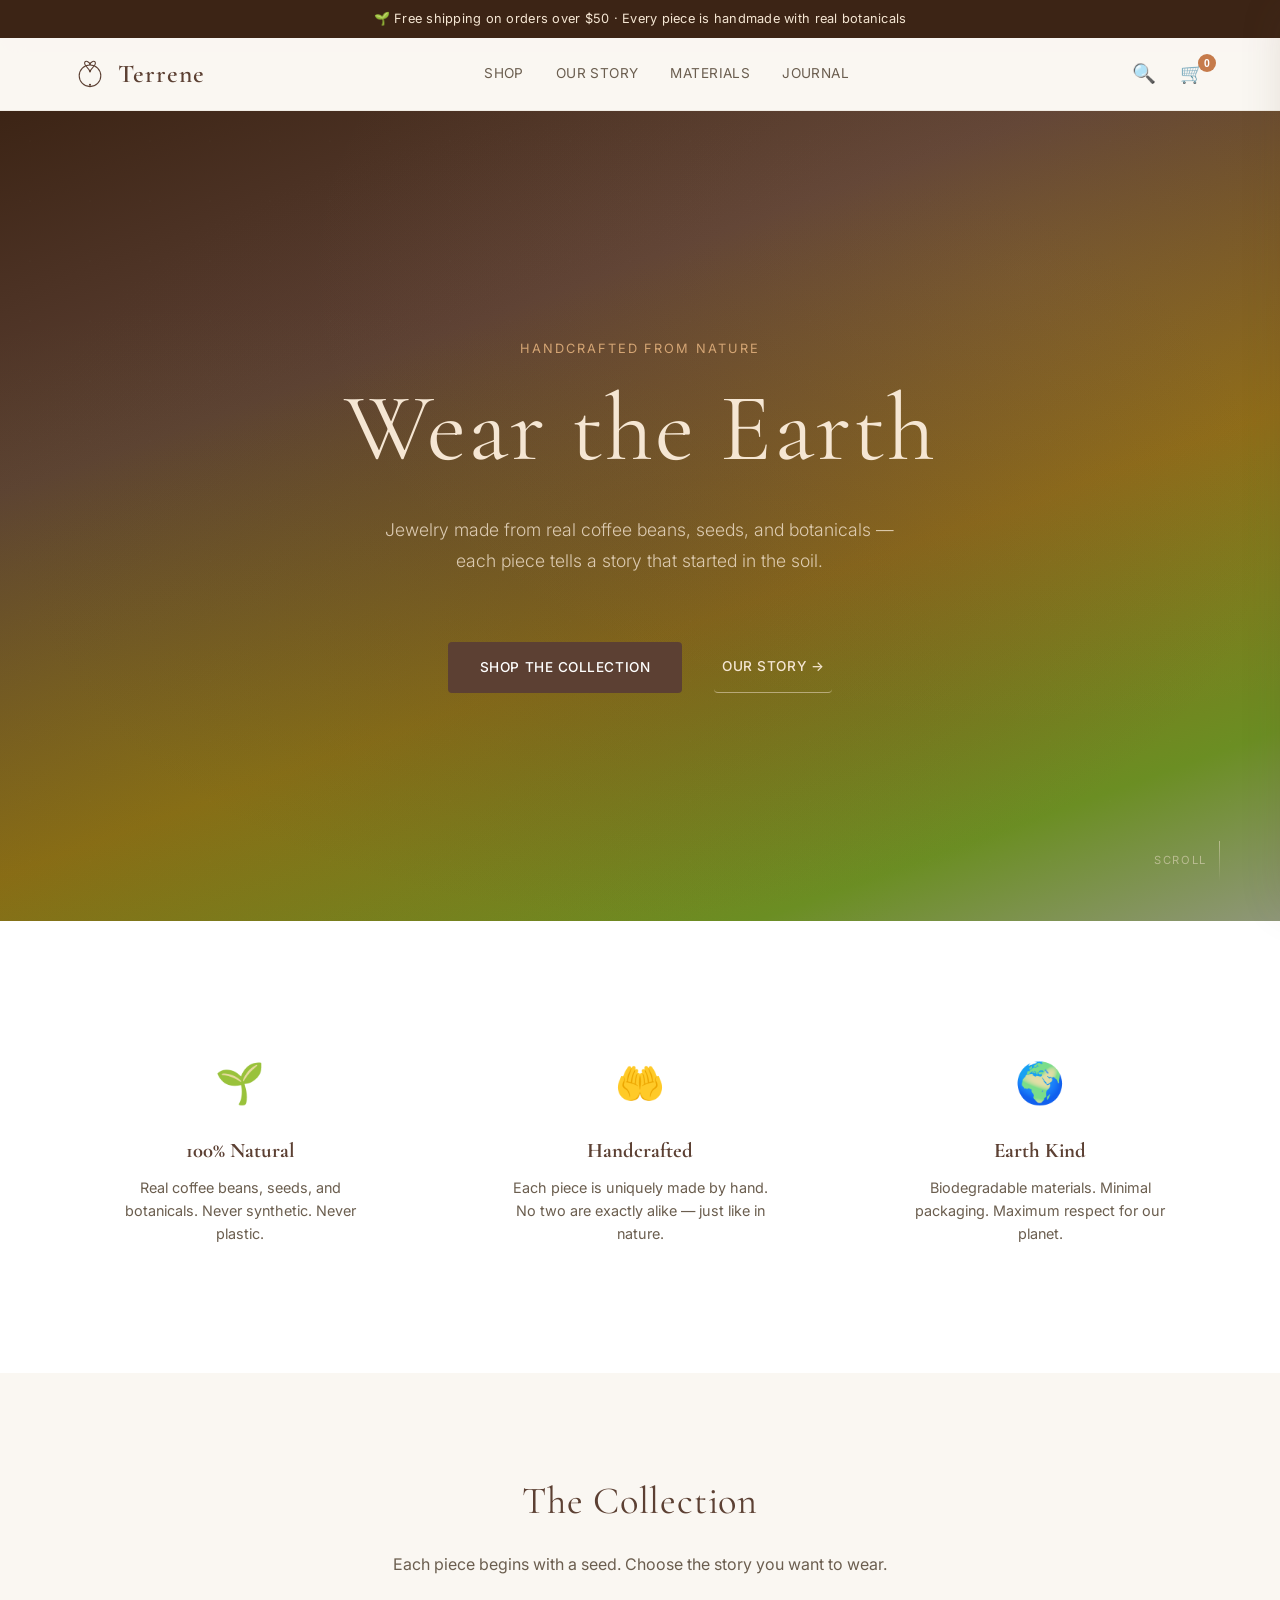
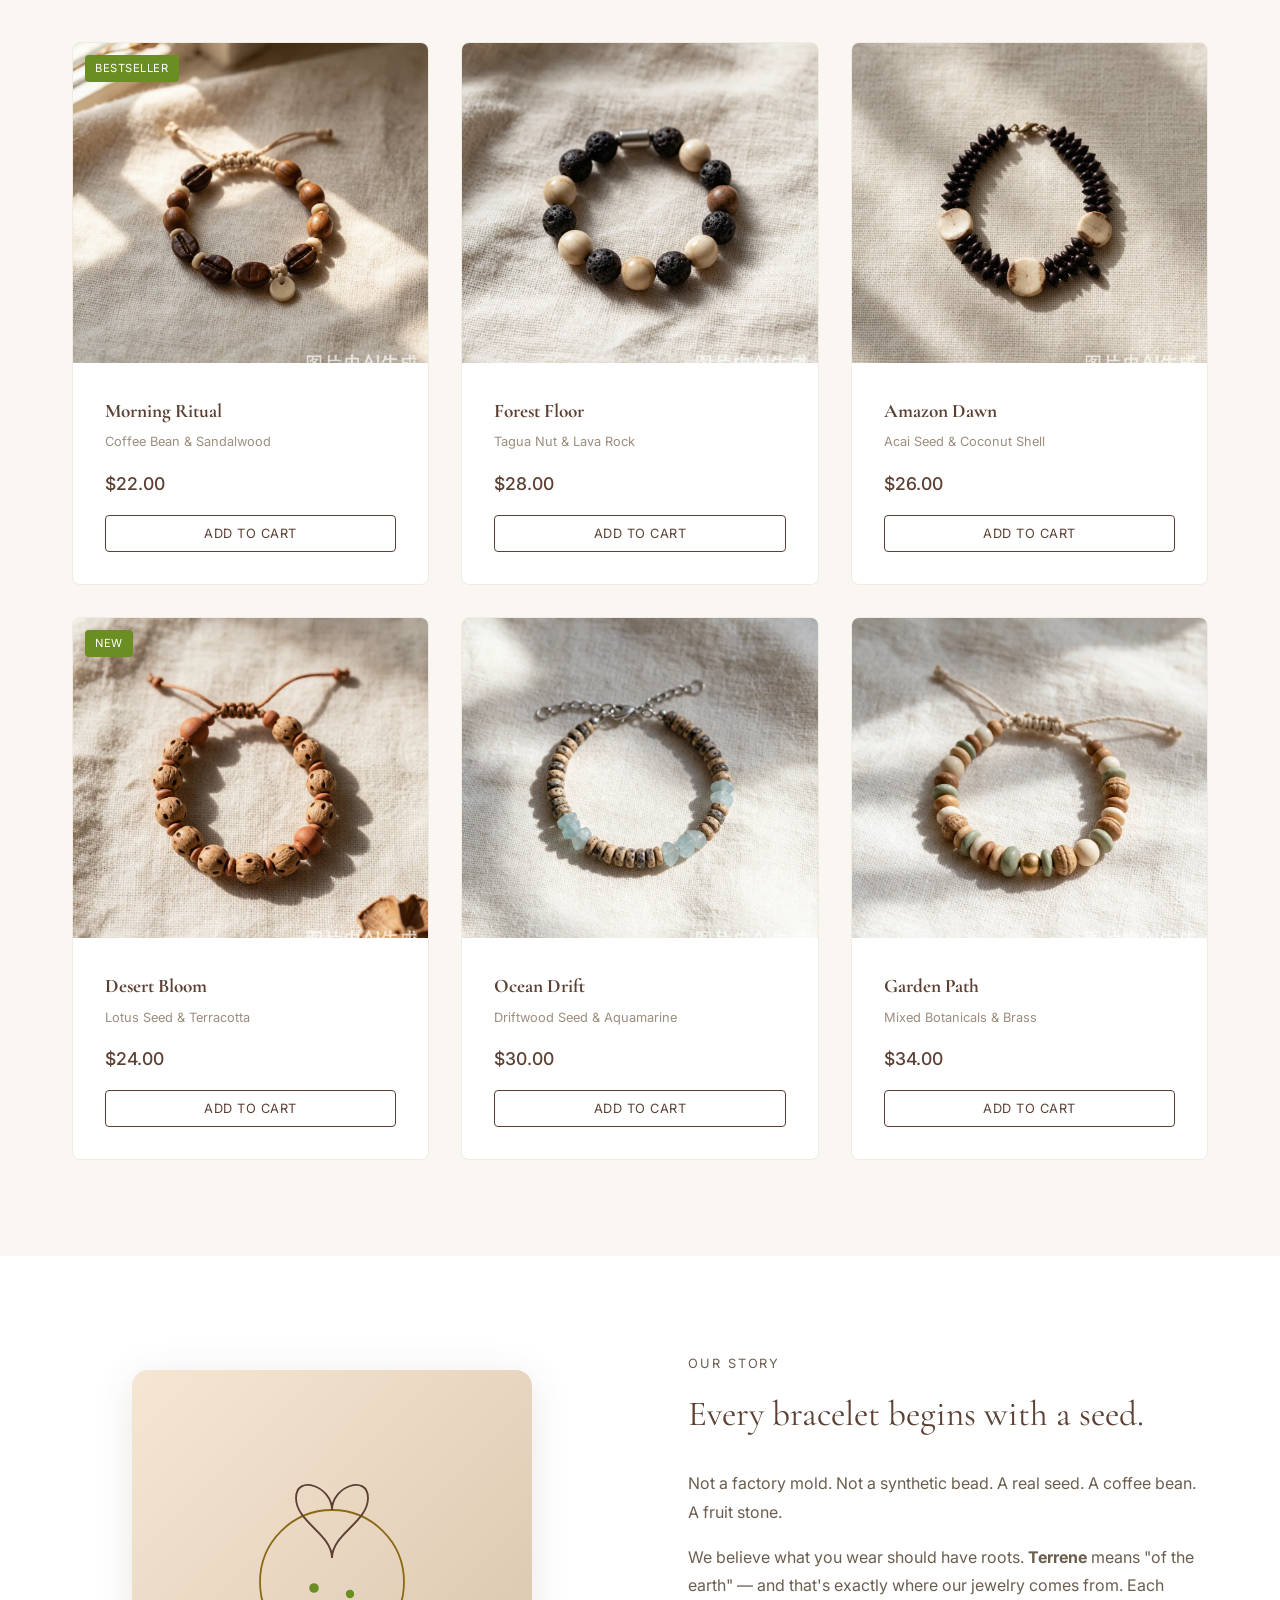
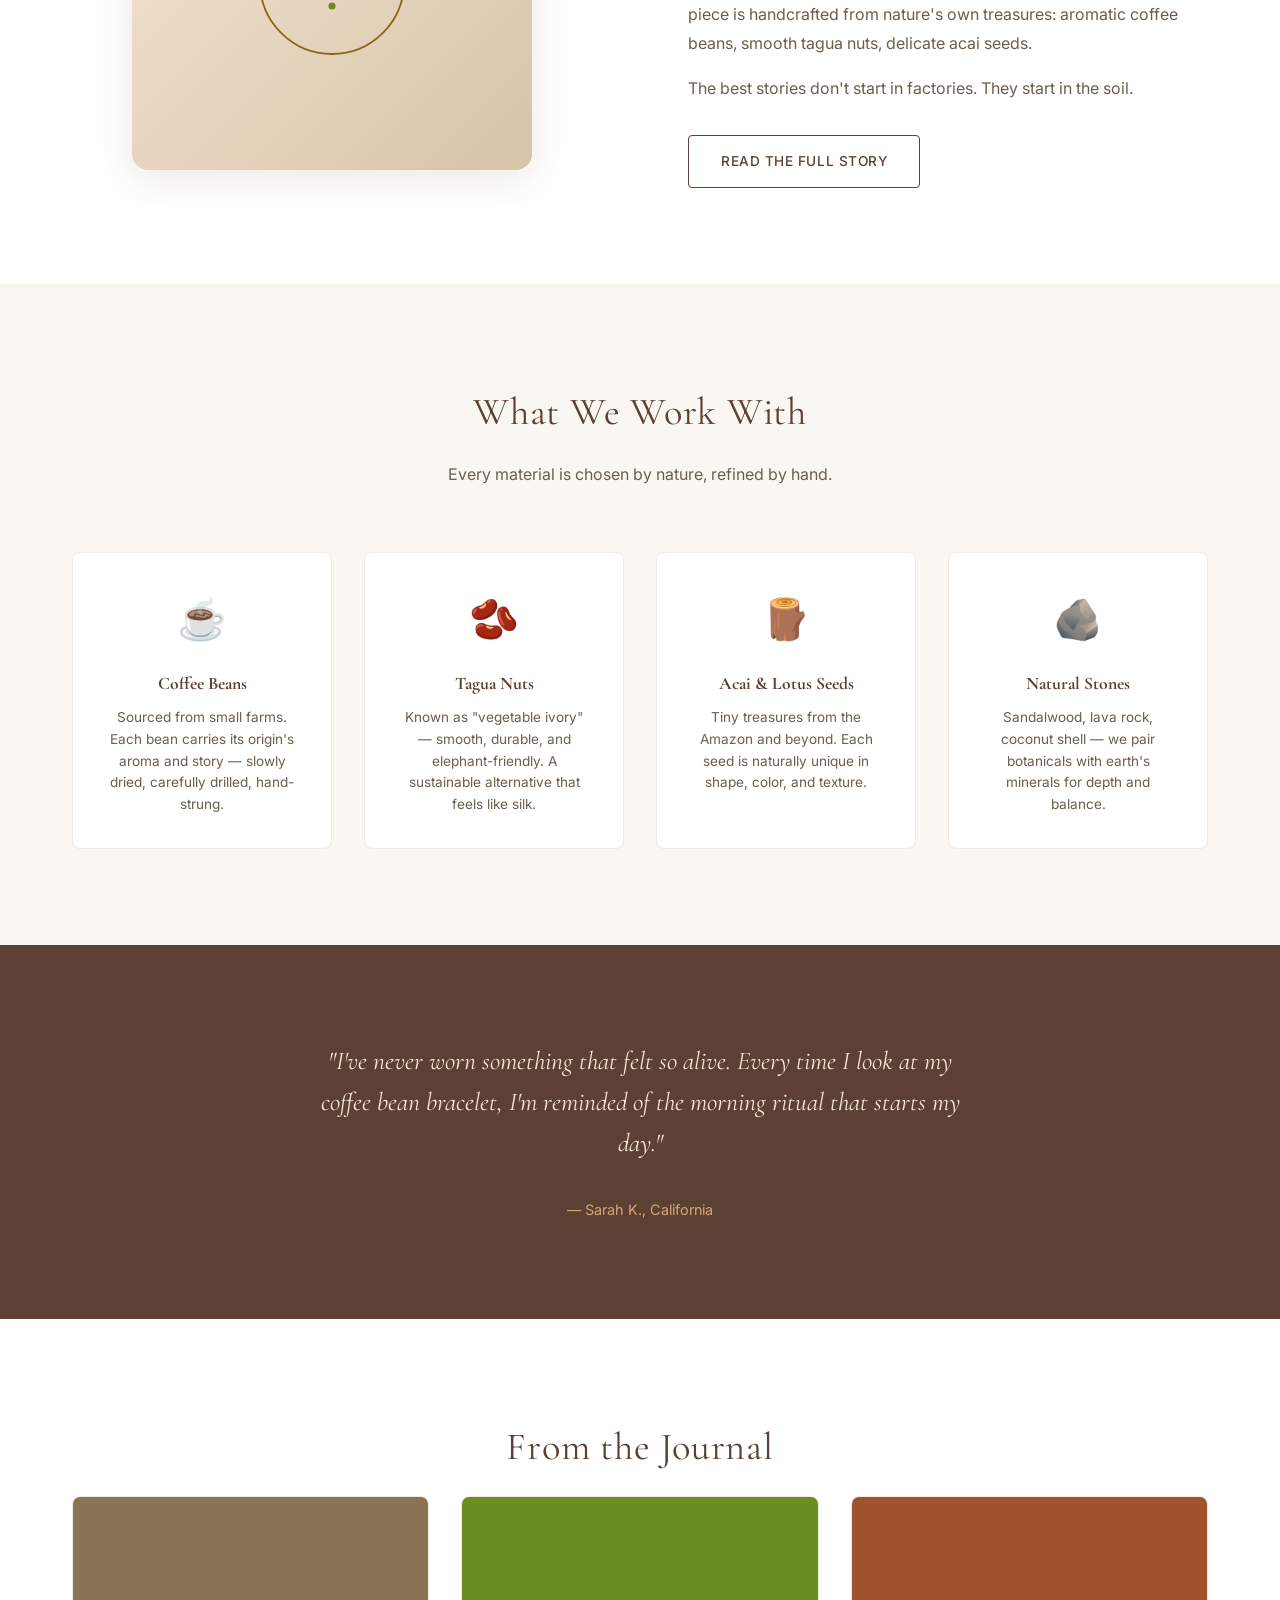
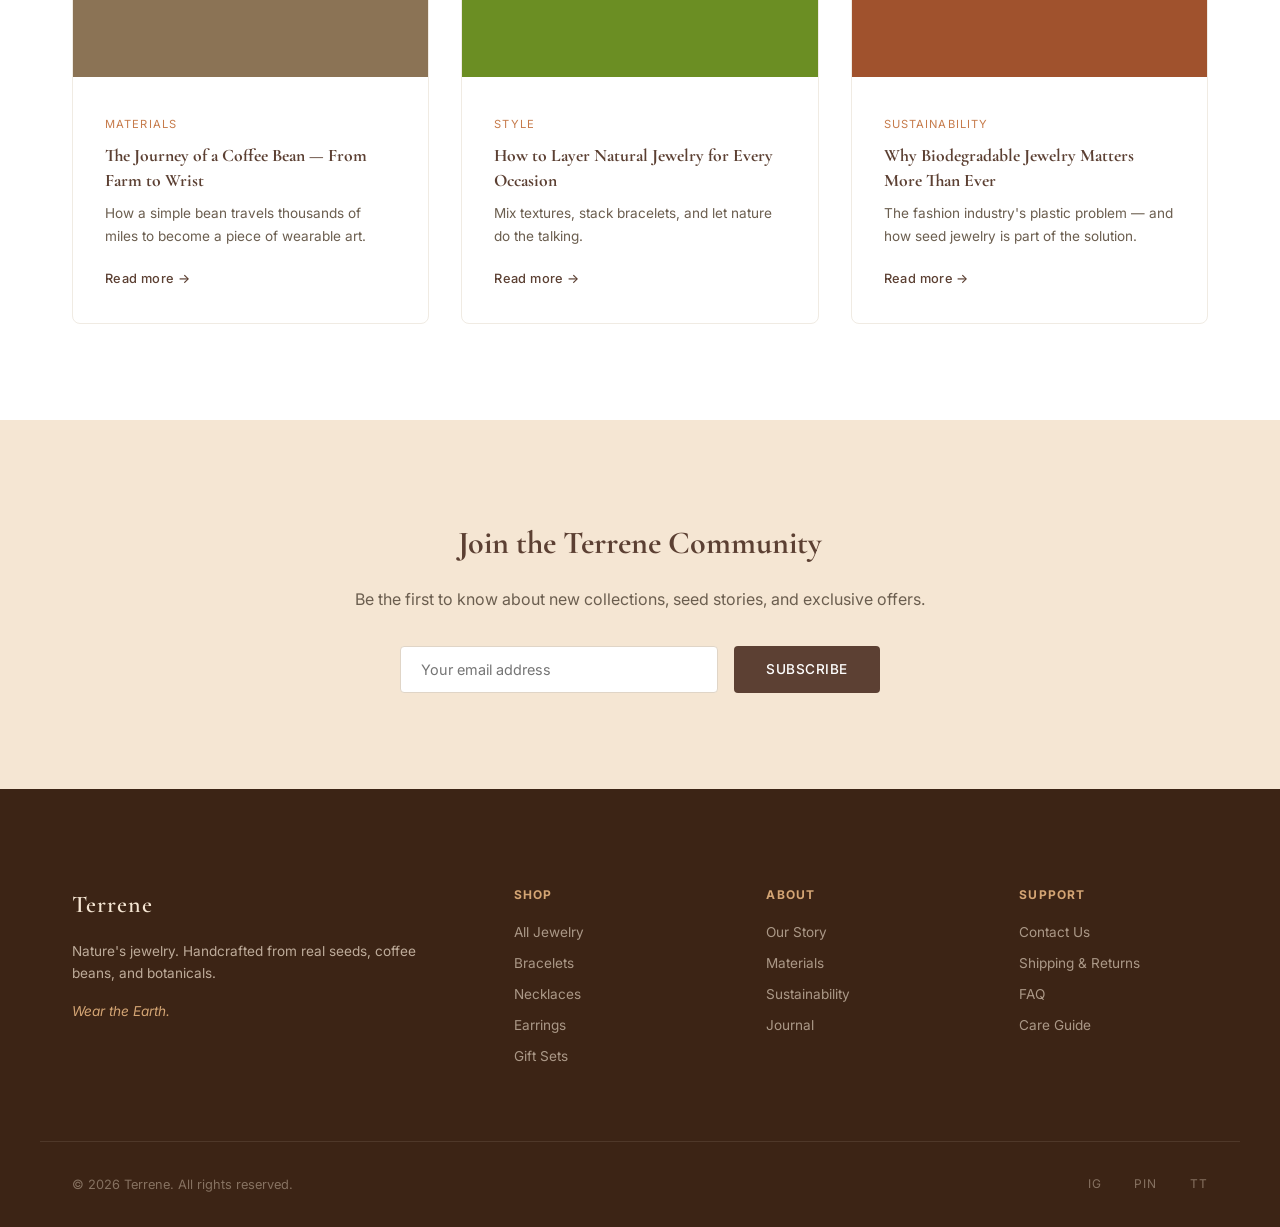
<file: index.html>
<!DOCTYPE html>
<html lang="en">
<head>
  <meta charset="UTF-8">
  <meta name="viewport" content="width=device-width, initial-scale=1.0">
  <title>Terrene — Wear the Earth</title>
  <meta name="description" content="Nature's jewelry. Handcrafted from real seeds, coffee beans, and botanicals. Wear the Earth.">
  <link rel="stylesheet" href="styles.css">
  <link rel="preconnect" href="https://fonts.googleapis.com">
  <link rel="preconnect" href="https://fonts.gstatic.com" crossorigin>
  <link href="https://fonts.googleapis.com/css2?family=Cormorant+Garamond:ital,wght@0,400;0,600;1,400&family=Inter:wght@300;400;500&display=swap" rel="stylesheet">
</head>
<body>

  <!-- Announcement Bar -->
  <div class="announcement-bar">
    <span>🌱 Free shipping on orders over $50 · Every piece is handmade with real botanicals</span>
  </div>

  <!-- Header -->
  <header class="header">
    <div class="container header-inner">
      <a href="/" class="logo">
        <svg class="logo-icon" viewBox="0 0 40 40" xmlns="http://www.w3.org/2000/svg">
          <circle cx="20" cy="22" r="12" fill="none" stroke="currentColor" stroke-width="1.2"/>
          <path d="M20 10 C20 6, 14 4, 14 8 C14 12, 20 14, 20 18" fill="none" stroke="currentColor" stroke-width="1.2"/>
          <path d="M20 10 C20 6, 26 4, 26 8 C26 12, 20 14, 20 18" fill="none" stroke="currentColor" stroke-width="1.2"/>
          <circle cx="20" cy="32" r="1.2" fill="currentColor"/>
        </svg>
        <span class="logo-text">Terrene</span>
      </a>
      <nav class="nav">
        <a href="#shop">Shop</a>
        <a href="#story">Our Story</a>
        <a href="#materials">Materials</a>
        <a href="#journal">Journal</a>
      </nav>
      <div class="nav-actions">
        <button class="icon-btn" aria-label="Search">🔍</button>
        <button class="icon-btn" aria-label="Cart" id="cart-btn">
          🛒
          <span class="cart-count" id="cart-count">0</span>
        </button>
      </div>
    </div>
  </header>

  <main>

    <!-- Hero Section -->
    <section class="hero">
      <div class="hero-overlay"></div>
      <div class="container hero-content">
        <p class="hero-eyebrow">Handcrafted from nature</p>
        <h1 class="hero-title">Wear the Earth</h1>
        <p class="hero-subtitle">Jewelry made from real coffee beans, seeds, and botanicals — each piece tells a story that started in the soil.</p>
        <div class="hero-cta">
          <a href="#shop" class="btn btn-primary">Shop the Collection</a>
          <a href="#story" class="btn btn-ghost">Our Story →</a>
        </div>
      </div>
      <div class="hero-scroll">
        <span>Scroll</span>
        <div class="scroll-line"></div>
      </div>
    </section>

    <!-- Value Props -->
    <section class="values">
      <div class="container">
        <div class="values-grid">
          <div class="value-card">
            <div class="value-icon">🌱</div>
            <h3>100% Natural</h3>
            <p>Real coffee beans, seeds, and botanicals. Never synthetic. Never plastic.</p>
          </div>
          <div class="value-card">
            <div class="value-icon">🤲</div>
            <h3>Handcrafted</h3>
            <p>Each piece is uniquely made by hand. No two are exactly alike — just like in nature.</p>
          </div>
          <div class="value-card">
            <div class="value-icon">🌍</div>
            <h3>Earth Kind</h3>
            <p>Biodegradable materials. Minimal packaging. Maximum respect for our planet.</p>
          </div>
        </div>
      </div>
    </section>

    <!-- Featured Products -->
    <section class="products" id="shop">
      <div class="container">
        <h2 class="section-title">The Collection</h2>
        <p class="section-subtitle">Each piece begins with a seed. Choose the story you want to wear.</p>

        <div class="product-grid" id="product-grid">
          <!-- JS populated -->
        </div>
      </div>
    </section>

    <!-- Brand Story -->
    <section class="story" id="story">
      <div class="container story-grid">
        <div class="story-image">
          <div class="story-placeholder">
            <svg viewBox="0 0 200 200" xmlns="http://www.w3.org/2000/svg">
              <circle cx="100" cy="110" r="60" fill="none" stroke="#8B6914" stroke-width="1.5"/>
              <path d="M100 50 C100 30, 70 20, 70 40 C70 60, 100 70, 100 90" fill="none" stroke="#5C4033" stroke-width="1.5"/>
              <path d="M100 50 C100 30, 130 20, 130 40 C130 60, 100 70, 100 90" fill="none" stroke="#5C4033" stroke-width="1.5"/>
              <circle cx="85" cy="115" r="4" fill="#6B8E23"/>
              <circle cx="115" cy="120" r="3.5" fill="#6B8E23"/>
              <circle cx="100" cy="130" r="3" fill="#6B8E23"/>
            </svg>
          </div>
        </div>
        <div class="story-text">
          <p class="story-eyebrow">Our Story</p>
          <h2 class="story-title">Every bracelet begins with a seed.</h2>
          <p>Not a factory mold. Not a synthetic bead. A real seed. A coffee bean. A fruit stone.</p>
          <p>We believe what you wear should have roots. <strong>Terrene</strong> means "of the earth" — and that's exactly where our jewelry comes from. Each piece is handcrafted from nature's own treasures: aromatic coffee beans, smooth tagua nuts, delicate acai seeds.</p>
          <p>The best stories don't start in factories. They start in the soil.</p>
          <a href="#" class="btn btn-outline">Read the Full Story</a>
        </div>
      </div>
    </section>

    <!-- Materials -->
    <section class="materials" id="materials">
      <div class="container">
        <h2 class="section-title">What We Work With</h2>
        <p class="section-subtitle">Every material is chosen by nature, refined by hand.</p>
        <div class="materials-grid">
          <div class="material-card">
            <div class="material-emoji">☕</div>
            <h3>Coffee Beans</h3>
            <p>Sourced from small farms. Each bean carries its origin's aroma and story — slowly dried, carefully drilled, hand-strung.</p>
          </div>
          <div class="material-card">
            <div class="material-emoji">🫘</div>
            <h3>Tagua Nuts</h3>
            <p>Known as "vegetable ivory" — smooth, durable, and elephant-friendly. A sustainable alternative that feels like silk.</p>
          </div>
          <div class="material-card">
            <div class="material-emoji">🪵</div>
            <h3>Acai & Lotus Seeds</h3>
            <p>Tiny treasures from the Amazon and beyond. Each seed is naturally unique in shape, color, and texture.</p>
          </div>
          <div class="material-card">
            <div class="material-emoji">🪨</div>
            <h3>Natural Stones</h3>
            <p>Sandalwood, lava rock, coconut shell — we pair botanicals with earth's minerals for depth and balance.</p>
          </div>
        </div>
      </div>
    </section>

    <!-- Testimonial -->
    <section class="testimonial">
      <div class="container">
        <blockquote>
          <p>"I've never worn something that felt so alive. Every time I look at my coffee bean bracelet, I'm reminded of the morning ritual that starts my day."</p>
          <cite>— Sarah K., California</cite>
        </blockquote>
      </div>
    </section>

    <!-- Instagram / Journal -->
    <section class="journal" id="journal">
      <div class="container">
        <h2 class="section-title">From the Journal</h2>
        <div class="journal-grid">
          <article class="journal-card">
            <div class="journal-image" style="background: #8B7355;"></div>
            <div class="journal-text">
              <span class="journal-tag">Materials</span>
              <h3>The Journey of a Coffee Bean — From Farm to Wrist</h3>
              <p>How a simple bean travels thousands of miles to become a piece of wearable art.</p>
              <a href="#">Read more →</a>
            </div>
          </article>
          <article class="journal-card">
            <div class="journal-image" style="background: #6B8E23;"></div>
            <div class="journal-text">
              <span class="journal-tag">Style</span>
              <h3>How to Layer Natural Jewelry for Every Occasion</h3>
              <p>Mix textures, stack bracelets, and let nature do the talking.</p>
              <a href="#">Read more →</a>
            </div>
          </article>
          <article class="journal-card">
            <div class="journal-image" style="background: #A0522D;"></div>
            <div class="journal-text">
              <span class="journal-tag">Sustainability</span>
              <h3>Why Biodegradable Jewelry Matters More Than Ever</h3>
              <p>The fashion industry's plastic problem — and how seed jewelry is part of the solution.</p>
              <a href="#">Read more →</a>
            </div>
          </article>
        </div>
      </div>
    </section>

    <!-- Newsletter -->
    <section class="newsletter">
      <div class="container">
        <h2>Join the Terrene Community</h2>
        <p>Be the first to know about new collections, seed stories, and exclusive offers.</p>
        <form class="newsletter-form">
          <input type="email" placeholder="Your email address" required>
          <button type="submit" class="btn btn-primary">Subscribe</button>
        </form>
      </div>
    </section>

  </main>

  <!-- Footer -->
  <footer class="footer">
    <div class="container footer-grid">
      <div class="footer-brand">
        <span class="logo-text">Terrene</span>
        <p>Nature's jewelry. Handcrafted from real seeds, coffee beans, and botanicals.</p>
        <p class="footer-tagline">Wear the Earth.</p>
      </div>
      <div class="footer-links">
        <h4>Shop</h4>
        <a href="#">All Jewelry</a>
        <a href="#">Bracelets</a>
        <a href="#">Necklaces</a>
        <a href="#">Earrings</a>
        <a href="#">Gift Sets</a>
      </div>
      <div class="footer-links">
        <h4>About</h4>
        <a href="#">Our Story</a>
        <a href="#">Materials</a>
        <a href="#">Sustainability</a>
        <a href="#">Journal</a>
      </div>
      <div class="footer-links">
        <h4>Support</h4>
        <a href="#">Contact Us</a>
        <a href="#">Shipping & Returns</a>
        <a href="#">FAQ</a>
        <a href="#">Care Guide</a>
      </div>
    </div>
    <div class="container footer-bottom">
      <p>&copy; 2026 Terrene. All rights reserved.</p>
      <div class="footer-social">
        <a href="#" aria-label="Instagram">IG</a>
        <a href="#" aria-label="Pinterest">PIN</a>
        <a href="#" aria-label="TikTok">TT</a>
      </div>
    </div>
  </footer>

  <!-- Cart Sidebar -->
  <div class="cart-overlay" id="cart-overlay"></div>
  <aside class="cart-sidebar" id="cart-sidebar">
    <div class="cart-header">
      <h3>Your Cart</h3>
      <button class="icon-btn" id="cart-close">✕</button>
    </div>
    <div class="cart-items" id="cart-items">
      <p class="cart-empty">Your cart is empty. <br>Find something you love from the earth.</p>
    </div>
    <div class="cart-footer" id="cart-footer" style="display:none;">
      <div class="cart-total">
        <span>Total</span>
        <span id="cart-total-price">$0.00</span>
      </div>
      <div id="paypal-button-container"></div>
      <button class="btn btn-primary btn-block" id="checkout-fallback" style="display:none;">Checkout via PayPal</button>
      <p class="checkout-note">🔒 Secure checkout via PayPal · No account needed</p>
    </div>
  </aside>

  <script src="https://www.paypal.com/sdk/js?client-id=AZBHmI4Dd2C38fX05GgBwP5ar7pooLJ3kbbKfvloXMPkipkqy6OuvO-WI5j_RGrb_WlTW0MSbIrz-1dz&currency=USD"></script>
  <script src="supabase.js"></script>
  <script src="app.js"></script>
</body>
</html>
</file>
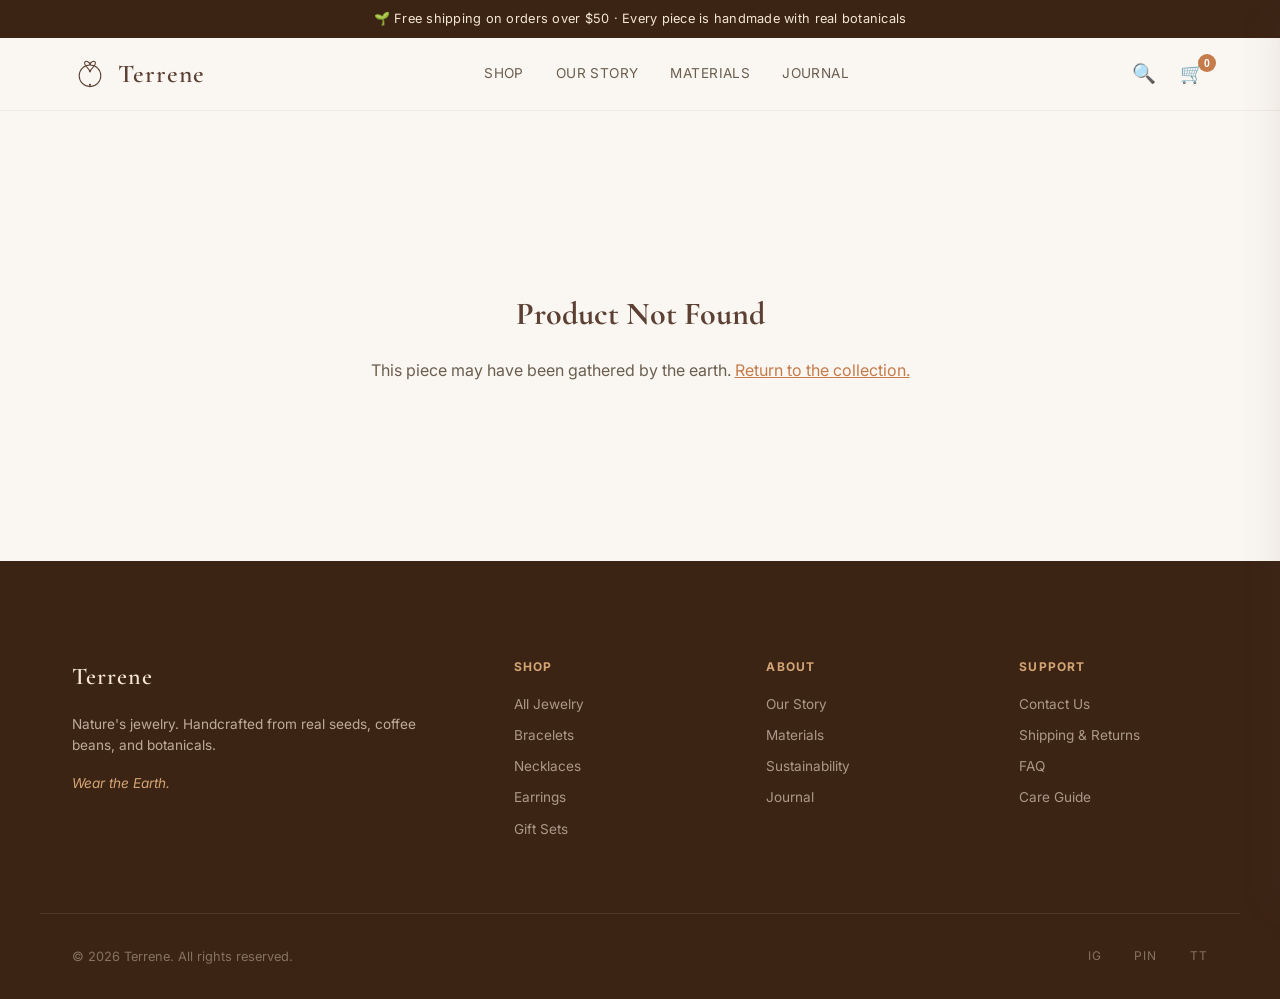
<file: product.html>
<!DOCTYPE html>
<html lang="en">
<head>
  <meta charset="UTF-8">
  <meta name="viewport" content="width=device-width, initial-scale=1.0">
  <title>Product — Terrene</title>
  <meta name="description" content="Nature's jewelry. Handcrafted from real seeds, coffee beans, and botanicals.">
  <link rel="stylesheet" href="styles.css">
  <link rel="preconnect" href="https://fonts.googleapis.com">
  <link rel="preconnect" href="https://fonts.gstatic.com" crossorigin>
  <link href="https://fonts.googleapis.com/css2?family=Cormorant+Garamond:ital,wght@0,400;0,600;1,400&family=Inter:wght@300;400;500&display=swap" rel="stylesheet">
</head>
<body>

  <!-- Announcement Bar -->
  <div class="announcement-bar">
    <span>🌱 Free shipping on orders over $50 · Every piece is handmade with real botanicals</span>
  </div>

  <!-- Header -->
  <header class="header">
    <div class="container header-inner">
      <a href="/" class="logo">
        <svg class="logo-icon" viewBox="0 0 40 40" xmlns="http://www.w3.org/2000/svg">
          <circle cx="20" cy="22" r="12" fill="none" stroke="currentColor" stroke-width="1.2"/>
          <path d="M20 10 C20 6, 14 4, 14 8 C14 12, 20 14, 20 18" fill="none" stroke="currentColor" stroke-width="1.2"/>
          <path d="M20 10 C20 6, 26 4, 26 8 C26 12, 20 14, 20 18" fill="none" stroke="currentColor" stroke-width="1.2"/>
          <circle cx="20" cy="32" r="1.2" fill="currentColor"/>
        </svg>
        <span class="logo-text">Terrene</span>
      </a>
      <nav class="nav">
        <a href="/#shop">Shop</a>
        <a href="/#story">Our Story</a>
        <a href="/#materials">Materials</a>
        <a href="/#journal">Journal</a>
      </nav>
      <div class="nav-actions">
        <button class="icon-btn" aria-label="Search">🔍</button>
        <button class="icon-btn" aria-label="Cart" id="cart-btn">
          🛒
          <span class="cart-count" id="cart-count">0</span>
        </button>
      </div>
    </div>
  </header>

  <main>
    <div class="container" id="product-detail">
      <!-- JS populated -->
    </div>
  </main>

  <!-- Footer -->
  <footer class="footer">
    <div class="container footer-grid">
      <div class="footer-brand">
        <span class="logo-text">Terrene</span>
        <p>Nature's jewelry. Handcrafted from real seeds, coffee beans, and botanicals.</p>
        <p class="footer-tagline">Wear the Earth.</p>
      </div>
      <div class="footer-links">
        <h4>Shop</h4>
        <a href="/">All Jewelry</a>
        <a href="/">Bracelets</a>
        <a href="/">Necklaces</a>
        <a href="/">Earrings</a>
        <a href="/">Gift Sets</a>
      </div>
      <div class="footer-links">
        <h4>About</h4>
        <a href="/#story">Our Story</a>
        <a href="/#materials">Materials</a>
        <a href="/">Sustainability</a>
        <a href="/#journal">Journal</a>
      </div>
      <div class="footer-links">
        <h4>Support</h4>
        <a href="/">Contact Us</a>
        <a href="/">Shipping & Returns</a>
        <a href="/">FAQ</a>
        <a href="/">Care Guide</a>
      </div>
    </div>
    <div class="container footer-bottom">
      <p>&copy; 2026 Terrene. All rights reserved.</p>
      <div class="footer-social">
        <a href="#" aria-label="Instagram">IG</a>
        <a href="#" aria-label="Pinterest">PIN</a>
        <a href="#" aria-label="TikTok">TT</a>
      </div>
    </div>
  </footer>

  <!-- Cart Sidebar -->
  <div class="cart-overlay" id="cart-overlay"></div>
  <aside class="cart-sidebar" id="cart-sidebar">
    <div class="cart-header">
      <h3>Your Cart</h3>
      <button class="icon-btn" id="cart-close">✕</button>
    </div>
    <div class="cart-items" id="cart-items">
      <p class="cart-empty">Your cart is empty. <br>Find something you love from the earth.</p>
    </div>
    <div class="cart-footer" id="cart-footer" style="display:none;">
      <div class="cart-total">
        <span>Total</span>
        <span id="cart-total-price">$0.00</span>
      </div>
      <div id="paypal-button-container"></div>
      <button class="btn btn-primary btn-block" id="checkout-fallback" style="display:none;">Checkout via PayPal</button>
      <p class="checkout-note">🔒 Secure checkout via PayPal · No account needed</p>
    </div>
  </aside>

  <script src="https://www.paypal.com/sdk/js?client-id=AZBHmI4Dd2C38fX05GgBwP5ar7pooLJ3kbbKfvloXMPkipkqy6OuvO-WI5j_RGrb_WlTW0MSbIrz-1dz&currency=USD"></script>
  <script src="supabase.js"></script>
  <script src="app.js"></script>
</body>
</html>
</file>
<file: styles.css>
/* ============================================
   TERRENE — Brand Design System
   Earth tones · Warm · Handcrafted · Minimal
   ============================================ */

/* --- CSS Variables --- */
:root {
  /* Brand Colors */
  --color-earth:        #5C4033;   /* Deep soil brown */
  --color-terracotta:   #C67B4B;   /* Warm terracotta */
  --color-clay:         #D4A574;   /* Light clay */
  --color-sand:         #F5E6D3;   /* Sand / cream */
  --color-olive:        #6B8E23;   /* Olive green */
  --color-sage:         #8F9779;   /* Muted sage */
  --color-coffee:       #3C2415;   /* Dark coffee */
  --color-cream:        #FAF7F2;   /* Warm cream bg */
  --color-white:        #FFFFFF;

  /* Text */
  --text-primary:       #2C2416;
  --text-secondary:     #6B5E4F;
  --text-muted:         #9B8E7F;

  /* UI */
  --border-color:       #E0D5C7;
  --border-light:       #F0EBE3;
  --shadow-sm:          0 1px 3px rgba(92, 64, 51, 0.06);
  --shadow-md:          0 4px 20px rgba(92, 64, 51, 0.08);
  --shadow-lg:          0 8px 40px rgba(92, 64, 51, 0.12);

  /* Typography */
  --font-display:       'Cormorant Garamond', Georgia, serif;
  --font-body:          'Inter', -apple-system, BlinkMacSystemFont, sans-serif;

  /* Spacing */
  --space-xs:           0.5rem;
  --space-sm:           1rem;
  --space-md:           2rem;
  --space-lg:           4rem;
  --space-xl:           6rem;

  /* Radius */
  --radius-sm:          4px;
  --radius-md:          8px;
  --radius-lg:          16px;

  /* Container */
  --max-width:          1200px;
}

/* --- Reset --- */
*, *::before, *::after {
  margin: 0;
  padding: 0;
  box-sizing: border-box;
}

html {
  scroll-behavior: smooth;
  font-size: 16px;
}

body {
  font-family: var(--font-body);
  color: var(--text-primary);
  background: var(--color-cream);
  line-height: 1.7;
  -webkit-font-smoothing: antialiased;
}

img {
  max-width: 100%;
  display: block;
}

a {
  color: inherit;
  text-decoration: none;
}

.container {
  max-width: var(--max-width);
  margin: 0 auto;
  padding: 0 var(--space-md);
}

/* --- Announcement Bar --- */
.announcement-bar {
  background: var(--color-coffee);
  color: var(--color-sand);
  text-align: center;
  padding: 8px var(--space-md);
  font-size: 0.8rem;
  letter-spacing: 0.02em;
}

/* --- Header --- */
.header {
  position: sticky;
  top: 0;
  z-index: 100;
  background: rgba(250, 247, 242, 0.92);
  backdrop-filter: blur(12px);
  border-bottom: 1px solid var(--border-light);
  transition: box-shadow 0.3s;
}

.header.scrolled {
  box-shadow: var(--shadow-sm);
}

.header-inner {
  display: flex;
  align-items: center;
  justify-content: space-between;
  height: 72px;
}

.logo {
  display: flex;
  align-items: center;
  gap: 10px;
  color: var(--color-earth);
}

.logo-icon {
  width: 36px;
  height: 36px;
}

.logo-text {
  font-family: var(--font-display);
  font-size: 1.6rem;
  font-weight: 600;
  letter-spacing: 0.04em;
  color: var(--color-earth);
}

.nav {
  display: flex;
  gap: var(--space-md);
}

.nav a {
  font-size: 0.85rem;
  font-weight: 400;
  color: var(--text-secondary);
  letter-spacing: 0.03em;
  text-transform: uppercase;
  transition: color 0.2s;
  position: relative;
}

.nav a::after {
  content: '';
  position: absolute;
  bottom: -4px;
  left: 0;
  width: 0;
  height: 1.5px;
  background: var(--color-earth);
  transition: width 0.3s;
}

.nav a:hover {
  color: var(--color-earth);
}

.nav a:hover::after {
  width: 100%;
}

.nav-actions {
  display: flex;
  align-items: center;
  gap: var(--space-sm);
}

.icon-btn {
  background: none;
  border: none;
  font-size: 1.2rem;
  cursor: pointer;
  position: relative;
  padding: 4px;
  transition: transform 0.2s;
}

.icon-btn:hover {
  transform: scale(1.1);
}

.cart-count {
  position: absolute;
  top: -4px;
  right: -8px;
  background: var(--color-terracotta);
  color: white;
  font-size: 0.65rem;
  font-weight: 600;
  width: 18px;
  height: 18px;
  border-radius: 50%;
  display: flex;
  align-items: center;
  justify-content: center;
}

/* --- Buttons --- */
.btn {
  display: inline-block;
  padding: 14px 32px;
  font-family: var(--font-body);
  font-size: 0.85rem;
  font-weight: 500;
  letter-spacing: 0.04em;
  text-transform: uppercase;
  border-radius: var(--radius-sm);
  cursor: pointer;
  transition: all 0.3s;
  border: none;
}

.btn-primary {
  background: var(--color-earth);
  color: var(--color-white);
}

.btn-primary:hover {
  background: var(--color-coffee);
  transform: translateY(-1px);
  box-shadow: var(--shadow-md);
}

.btn-ghost {
  background: transparent;
  color: var(--color-sand);
  border-bottom: 1px solid rgba(245, 230, 211, 0.5);
  padding: 14px 8px;
}

.btn-ghost:hover {
  border-color: var(--color-sand);
}

.btn-outline {
  background: transparent;
  color: var(--color-earth);
  border: 1.5px solid var(--color-earth);
}

.btn-outline:hover {
  background: var(--color-earth);
  color: var(--color-white);
}

.btn-block {
  width: 100%;
}

/* --- Hero --- */
.hero {
  position: relative;
  min-height: 90vh;
  display: flex;
  align-items: center;
  background: linear-gradient(160deg, #3C2415 0%, #5C4033 30%, #8B6914 60%, #6B8E23 85%, #8F9779 100%);
  overflow: hidden;
}

.hero::before {
  content: '';
  position: absolute;
  inset: 0;
  background: 
    radial-gradient(ellipse at 20% 80%, rgba(107, 142, 35, 0.15) 0%, transparent 50%),
    radial-gradient(ellipse at 80% 20%, rgba(212, 165, 116, 0.1) 0%, transparent 50%),
    radial-gradient(ellipse at 50% 50%, rgba(92, 64, 51, 0.3) 0%, transparent 70%);
  z-index: 1;
}

.hero-overlay {
  position: absolute;
  inset: 0;
  background: url("data:image/svg+xml,%3Csvg width='60' height='60' xmlns='http://www.w3.org/2000/svg'%3E%3Ccircle cx='30' cy='30' r='0.4' fill='rgba(245,230,211,0.06)'/%3E%3C/svg%3E");
  z-index: 2;
}

.hero-content {
  position: relative;
  z-index: 3;
  text-align: center;
  color: var(--color-sand);
  max-width: 720px;
}

.hero-eyebrow {
  font-size: 0.8rem;
  letter-spacing: 0.15em;
  text-transform: uppercase;
  color: var(--color-clay);
  margin-bottom: var(--space-sm);
}

.hero-title {
  font-family: var(--font-display);
  font-size: clamp(3.5rem, 8vw, 6rem);
  font-weight: 400;
  line-height: 1.1;
  letter-spacing: 0.02em;
  margin-bottom: var(--space-md);
  color: var(--color-sand);
}

.hero-subtitle {
  font-size: 1.1rem;
  font-weight: 300;
  line-height: 1.8;
  color: rgba(245, 230, 211, 0.8);
  margin-bottom: var(--space-lg);
  max-width: 540px;
  margin-left: auto;
  margin-right: auto;
}

.hero-cta {
  display: flex;
  gap: var(--space-md);
  justify-content: center;
  align-items: center;
  flex-wrap: wrap;
}

.hero-scroll {
  position: absolute;
  bottom: 40px;
  right: 60px;
  z-index: 3;
  display: flex;
  align-items: center;
  gap: 12px;
  color: rgba(245, 230, 211, 0.5);
  font-size: 0.7rem;
  letter-spacing: 0.15em;
  text-transform: uppercase;
}

.scroll-line {
  width: 1px;
  height: 40px;
  background: linear-gradient(to bottom, rgba(245,230,211,0.5), transparent);
  animation: scrollPulse 2s ease-in-out infinite;
}

@keyframes scrollPulse {
  0%, 100% { opacity: 0.5; }
  50% { opacity: 1; }
}

/* --- Values --- */
.values {
  padding: var(--space-xl) 0;
  background: var(--color-white);
}

.values-grid {
  display: grid;
  grid-template-columns: repeat(3, 1fr);
  gap: var(--space-lg);
}

.value-card {
  text-align: center;
  padding: var(--space-md);
}

.value-icon {
  font-size: 2.5rem;
  margin-bottom: var(--space-sm);
}

.value-card h3 {
  font-family: var(--font-display);
  font-size: 1.3rem;
  color: var(--color-earth);
  margin-bottom: var(--space-xs);
}

.value-card p {
  font-size: 0.9rem;
  color: var(--text-secondary);
  line-height: 1.6;
}

/* --- Section Titles --- */
.section-title {
  font-family: var(--font-display);
  font-size: 2.4rem;
  font-weight: 400;
  color: var(--color-earth);
  text-align: center;
  margin-bottom: var(--space-sm);
  letter-spacing: 0.02em;
}

.section-subtitle {
  text-align: center;
  color: var(--text-secondary);
  font-size: 1rem;
  margin-bottom: var(--space-lg);
  max-width: 500px;
  margin-left: auto;
  margin-right: auto;
}

/* --- Products --- */
.products {
  padding: var(--space-xl) 0;
}

.product-grid {
  display: grid;
  grid-template-columns: repeat(3, 1fr);
  gap: var(--space-md);
}

.product-card {
  background: var(--color-white);
  border-radius: var(--radius-md);
  overflow: hidden;
  transition: transform 0.3s, box-shadow 0.3s;
  cursor: pointer;
  border: 1px solid var(--border-light);
  display: block;
  text-decoration: none;
  color: inherit;
}

.product-card:hover {
  transform: translateY(-4px);
  box-shadow: var(--shadow-lg);
}

.product-image {
  height: 320px;
  position: relative;
  overflow: hidden;
  background: var(--color-white);
}

.product-image img {
  width: 100%;
  height: 100%;
  object-fit: cover;
  transition: transform 0.5s;
}

.product-image .img-placeholder {
  width: 100%;
  height: 100%;
  display: flex;
  align-items: center;
  justify-content: center;
  font-size: 4rem;
  transition: transform 0.5s;
}

.product-card:hover .product-image img,
.product-card:hover .img-placeholder {
  transform: scale(1.05);
}

.product-badge {
  position: absolute;
  top: 12px;
  left: 12px;
  background: var(--color-olive);
  color: white;
  font-size: 0.7rem;
  letter-spacing: 0.05em;
  text-transform: uppercase;
  padding: 4px 10px;
  border-radius: var(--radius-sm);
}

.product-info {
  padding: var(--space-md);
}

.product-name {
  font-family: var(--font-display);
  font-size: 1.2rem;
  color: var(--color-earth);
  margin-bottom: 4px;
}

.product-material {
  font-size: 0.8rem;
  color: var(--text-muted);
  margin-bottom: var(--space-sm);
}

.product-price {
  font-size: 1.1rem;
  font-weight: 500;
  color: var(--color-earth);
}

.product-add {
  margin-top: var(--space-sm);
  width: 100%;
  padding: 10px;
  background: transparent;
  border: 1px solid var(--color-earth);
  color: var(--color-earth);
  font-family: var(--font-body);
  font-size: 0.8rem;
  letter-spacing: 0.04em;
  text-transform: uppercase;
  cursor: pointer;
  border-radius: var(--radius-sm);
  transition: all 0.3s;
}

.product-add:hover {
  background: var(--color-earth);
  color: white;
}

/* --- Story --- */
.story {
  padding: var(--space-xl) 0;
  background: var(--color-white);
}

.story-grid {
  display: grid;
  grid-template-columns: 1fr 1fr;
  gap: var(--space-xl);
  align-items: center;
}

.story-image {
  display: flex;
  align-items: center;
  justify-content: center;
}

.story-placeholder {
  width: 100%;
  max-width: 400px;
  aspect-ratio: 1;
  background: linear-gradient(135deg, #F5E6D3, #E8D5C0, #D4C4A8);
  border-radius: var(--radius-lg);
  display: flex;
  align-items: center;
  justify-content: center;
  box-shadow: var(--shadow-lg);
}

.story-placeholder svg {
  width: 60%;
  height: 60%;
}

.story-eyebrow {
  font-size: 0.8rem;
  letter-spacing: 0.15em;
  text-transform: uppercase;
  color: var(--color-terracotta);
  margin-bottom: var(--space-sm);
}

.story-title {
  font-family: var(--font-display);
  font-size: 2.2rem;
  font-weight: 400;
  color: var(--color-earth);
  line-height: 1.3;
  margin-bottom: var(--space-md);
}

.story-text p {
  color: var(--text-secondary);
  margin-bottom: var(--space-sm);
  line-height: 1.8;
}

.story-text .btn {
  margin-top: var(--space-sm);
}

/* --- Materials --- */
.materials {
  padding: var(--space-xl) 0;
}

.materials-grid {
  display: grid;
  grid-template-columns: repeat(4, 1fr);
  gap: var(--space-md);
}

.material-card {
  text-align: center;
  padding: var(--space-md);
  background: var(--color-white);
  border-radius: var(--radius-md);
  border: 1px solid var(--border-light);
  transition: transform 0.3s, box-shadow 0.3s;
}

.material-card:hover {
  transform: translateY(-2px);
  box-shadow: var(--shadow-md);
}

.material-emoji {
  font-size: 2.5rem;
  margin-bottom: var(--space-sm);
}

.material-card h3 {
  font-family: var(--font-display);
  font-size: 1.1rem;
  color: var(--color-earth);
  margin-bottom: var(--space-xs);
}

.material-card p {
  font-size: 0.85rem;
  color: var(--text-secondary);
  line-height: 1.6;
}

/* --- Testimonial --- */
.testimonial {
  padding: var(--space-xl) 0;
  background: var(--color-earth);
  color: var(--color-sand);
  text-align: center;
}

.testimonial blockquote {
  max-width: 640px;
  margin: 0 auto;
}

.testimonial p {
  font-family: var(--font-display);
  font-size: 1.6rem;
  font-style: italic;
  line-height: 1.6;
  margin-bottom: var(--space-md);
}

.testimonial cite {
  font-style: normal;
  font-size: 0.9rem;
  color: var(--color-clay);
}

/* --- Journal --- */
.journal {
  padding: var(--space-xl) 0;
  background: var(--color-white);
}

.journal-grid {
  display: grid;
  grid-template-columns: repeat(3, 1fr);
  gap: var(--space-md);
}

.journal-card {
  border-radius: var(--radius-md);
  overflow: hidden;
  border: 1px solid var(--border-light);
  transition: transform 0.3s, box-shadow 0.3s;
}

.journal-card:hover {
  transform: translateY(-3px);
  box-shadow: var(--shadow-md);
}

.journal-image {
  height: 180px;
  background-size: cover;
  background-position: center;
}

.journal-text {
  padding: var(--space-md);
}

.journal-tag {
  font-size: 0.7rem;
  letter-spacing: 0.1em;
  text-transform: uppercase;
  color: var(--color-terracotta);
}

.journal-text h3 {
  font-family: var(--font-display);
  font-size: 1.1rem;
  color: var(--color-earth);
  margin: var(--space-xs) 0;
  line-height: 1.4;
}

.journal-text p {
  font-size: 0.85rem;
  color: var(--text-secondary);
  margin-bottom: var(--space-sm);
}

.journal-text a {
  font-size: 0.8rem;
  font-weight: 500;
  color: var(--color-earth);
  letter-spacing: 0.03em;
}

/* --- Newsletter --- */
.newsletter {
  padding: var(--space-xl) 0;
  text-align: center;
  background: var(--color-sand);
}

.newsletter h2 {
  font-family: var(--font-display);
  font-size: 2rem;
  color: var(--color-earth);
  margin-bottom: var(--space-sm);
}

.newsletter p {
  color: var(--text-secondary);
  margin-bottom: var(--space-md);
}

.newsletter-form {
  display: flex;
  gap: var(--space-sm);
  max-width: 480px;
  margin: 0 auto;
}

.newsletter-form input {
  flex: 1;
  padding: 14px 20px;
  border: 1px solid var(--border-color);
  border-radius: var(--radius-sm);
  font-family: var(--font-body);
  font-size: 0.9rem;
  background: var(--color-white);
  color: var(--text-primary);
  outline: none;
  transition: border-color 0.3s;
}

.newsletter-form input:focus {
  border-color: var(--color-earth);
}

/* --- Footer --- */
.footer {
  background: var(--color-coffee);
  color: var(--color-sand);
  padding: var(--space-xl) 0 var(--space-md);
}

.footer-grid {
  display: grid;
  grid-template-columns: 2fr 1fr 1fr 1fr;
  gap: var(--space-lg);
  padding-bottom: var(--space-lg);
  border-bottom: 1px solid rgba(245, 230, 211, 0.1);
}

.footer-brand .logo-text {
  font-size: 1.5rem;
  color: var(--color-sand);
  display: block;
  margin-bottom: var(--space-sm);
}

.footer-brand p {
  font-size: 0.85rem;
  color: rgba(245, 230, 211, 0.7);
  line-height: 1.6;
}

.footer-tagline {
  margin-top: var(--space-sm);
  font-style: italic;
  color: var(--color-clay) !important;
}

.footer-links h4 {
  font-size: 0.75rem;
  letter-spacing: 0.1em;
  text-transform: uppercase;
  color: var(--color-clay);
  margin-bottom: var(--space-sm);
}

.footer-links a {
  display: block;
  font-size: 0.85rem;
  color: rgba(245, 230, 211, 0.6);
  margin-bottom: 8px;
  transition: color 0.2s;
}

.footer-links a:hover {
  color: var(--color-sand);
}

.footer-bottom {
  display: flex;
  justify-content: space-between;
  align-items: center;
  padding-top: var(--space-md);
  font-size: 0.8rem;
  color: rgba(245, 230, 211, 0.4);
}

.footer-social {
  display: flex;
  gap: var(--space-md);
}

.footer-social a {
  color: rgba(245, 230, 211, 0.4);
  font-size: 0.75rem;
  letter-spacing: 0.1em;
  transition: color 0.2s;
}

.footer-social a:hover {
  color: var(--color-sand);
}

/* --- Cart Sidebar --- */
.cart-overlay {
  position: fixed;
  inset: 0;
  background: rgba(44, 36, 22, 0.5);
  z-index: 200;
  opacity: 0;
  pointer-events: none;
  transition: opacity 0.3s;
}

.cart-overlay.open {
  opacity: 1;
  pointer-events: auto;
}

.cart-sidebar {
  position: fixed;
  top: 0;
  right: 0;
  width: 400px;
  max-width: 90vw;
  height: 100vh;
  background: var(--color-white);
  z-index: 201;
  display: flex;
  flex-direction: column;
  transform: translateX(100%);
  transition: transform 0.4s cubic-bezier(0.4, 0, 0.2, 1);
  box-shadow: var(--shadow-lg);
}

.cart-sidebar.open {
  transform: translateX(0);
}

.cart-header {
  display: flex;
  justify-content: space-between;
  align-items: center;
  padding: var(--space-md);
  border-bottom: 1px solid var(--border-light);
}

.cart-header h3 {
  font-family: var(--font-display);
  font-size: 1.3rem;
  color: var(--color-earth);
}

.cart-items {
  flex: 1;
  overflow-y: auto;
  padding: var(--space-md);
}

.cart-empty {
  text-align: center;
  color: var(--text-muted);
  padding: var(--space-xl) 0;
  line-height: 1.8;
}

.cart-item {
  display: flex;
  gap: var(--space-sm);
  padding: var(--space-sm) 0;
  border-bottom: 1px solid var(--border-light);
}

.cart-item-image {
  width: 64px;
  height: 64px;
  border-radius: var(--radius-sm);
  display: flex;
  align-items: center;
  justify-content: center;
  font-size: 1.5rem;
  flex-shrink: 0;
}

.cart-item-info {
  flex: 1;
}

.cart-item-name {
  font-family: var(--font-display);
  font-size: 0.95rem;
  color: var(--color-earth);
}

.cart-item-price {
  font-size: 0.85rem;
  color: var(--text-secondary);
}

.cart-item-remove {
  background: none;
  border: none;
  color: var(--text-muted);
  cursor: pointer;
  font-size: 0.8rem;
  padding: 4px;
}

.cart-footer {
  padding: var(--space-md);
  border-top: 1px solid var(--border-light);
}

.cart-total {
  display: flex;
  justify-content: space-between;
  font-weight: 500;
  margin-bottom: var(--space-sm);
  color: var(--color-earth);
}

.checkout-note {
  font-size: 0.72rem;
  color: var(--color-stone);
  text-align: center;
  margin-top: var(--space-xs);
  letter-spacing: 0.02em;
}

/* --- Order Confirmation Modal --- */
.confirm-overlay {
  position: fixed;
  inset: 0;
  background: rgba(45, 33, 25, 0.55);
  backdrop-filter: blur(4px);
  display: flex;
  align-items: center;
  justify-content: center;
  z-index: 2000;
  padding: var(--space-md);
  animation: fadeIn 0.3s ease;
}
.confirm-modal {
  background: #fff;
  border-radius: 18px;
  max-width: 380px;
  width: 100%;
  padding: var(--space-lg);
  text-align: center;
  box-shadow: 0 24px 60px rgba(0,0,0,0.25);
}
.confirm-check {
  width: 56px;
  height: 56px;
  border-radius: 50%;
  background: var(--color-sage);
  color: #fff;
  font-size: 1.8rem;
  display: flex;
  align-items: center;
  justify-content: center;
  margin: 0 auto var(--space-sm);
}
.confirm-modal h2 {
  font-family: var(--font-display);
  color: var(--color-earth);
  margin-bottom: var(--space-xs);
}
.confirm-sub { color: var(--color-stone); margin-bottom: var(--space-md); }
.confirm-order {
  background: var(--color-cream);
  border-radius: 12px;
  padding: var(--space-sm) var(--space-md);
  margin-bottom: var(--space-sm);
  text-align: left;
}
.confirm-order div {
  display: flex;
  justify-content: space-between;
  padding: 6px 0;
  font-size: 0.9rem;
  border-bottom: 1px solid var(--border-light);
}
.confirm-order div:last-child { border-bottom: none; }
.confirm-order span { color: var(--color-stone); }
.confirm-order strong { color: var(--color-earth); }
.confirm-note { font-size: 0.78rem; color: var(--color-stone); margin-bottom: var(--space-md); }

/* --- Product Image --- */
.product-image img {
  width: 100%;
  height: 100%;
  object-fit: cover;
}

/* --- Product Detail Page --- */
.product-detail-layout {
  display: grid;
  grid-template-columns: 1fr 1fr;
  gap: var(--space-xl);
  padding: var(--space-lg) 0;
  align-items: start;
}

/* Gallery */
.product-gallery {
  position: sticky;
  top: 100px;
}

.gallery-main {
  border-radius: var(--radius-md);
  overflow: hidden;
  background: var(--color-white);
  border: 1px solid var(--border-light);
  margin-bottom: var(--space-sm);
}

.gallery-main img {
  width: 100%;
  height: auto;
  display: block;
  aspect-ratio: 1;
  object-fit: cover;
}

.gallery-thumbs {
  display: grid;
  grid-template-columns: repeat(4, 1fr);
  gap: 8px;
}

.gallery-thumbs .thumb {
  border-radius: var(--radius-sm);
  overflow: hidden;
  border: 2px solid transparent;
  cursor: pointer;
  background: var(--color-white);
  padding: 0;
  transition: border-color 0.2s;
}

.gallery-thumbs .thumb.active {
  border-color: var(--color-earth);
}

.gallery-thumbs .thumb img {
  width: 100%;
  aspect-ratio: 1;
  object-fit: cover;
  display: block;
}

/* Detail Info */
.product-detail-info {
  padding-top: var(--space-md);
}

.product-detail-info .product-badge {
  display: inline-block;
  margin-bottom: var(--space-sm);
}

.detail-name {
  font-family: var(--font-display);
  font-size: 2.4rem;
  font-weight: 400;
  color: var(--color-earth);
  line-height: 1.2;
  margin-bottom: 4px;
}

.detail-material {
  font-size: 0.9rem;
  color: var(--text-muted);
  margin-bottom: var(--space-sm);
}

.detail-price {
  font-size: 1.6rem;
  font-weight: 500;
  color: var(--color-earth);
  margin-bottom: var(--space-md);
}

.detail-description {
  font-size: 1rem;
  color: var(--text-secondary);
  line-height: 1.8;
  margin-bottom: var(--space-md);
}

.detail-actions {
  margin-bottom: var(--space-md);
}

.detail-features {
  display: flex;
  flex-direction: column;
  gap: 12px;
  padding: var(--space-md);
  background: var(--color-sand);
  border-radius: var(--radius-md);
}

.feature {
  display: flex;
  align-items: center;
  gap: 10px;
  font-size: 0.85rem;
  color: var(--text-secondary);
}

.feature-icon {
  font-size: 1.1rem;
  flex-shrink: 0;
}

/* Product Story Section */
.product-story-section {
  padding: var(--space-xl) 0;
  border-top: 1px solid var(--border-light);
}

.product-story-grid {
  display: grid;
  grid-template-columns: 1fr 1fr;
  gap: var(--space-xl);
  align-items: center;
}

.product-story-image {
  border-radius: var(--radius-md);
  overflow: hidden;
}

.product-story-image img {
  width: 100%;
  aspect-ratio: 4/5;
  object-fit: cover;
  display: block;
}

.product-story-text .story-eyebrow {
  font-size: 0.8rem;
  letter-spacing: 0.15em;
  text-transform: uppercase;
  color: var(--color-terracotta);
  margin-bottom: var(--space-sm);
}

.product-story-text h2 {
  font-family: var(--font-display);
  font-size: 2rem;
  font-weight: 400;
  color: var(--color-earth);
  margin-bottom: var(--space-md);
}

.product-story-text p {
  color: var(--text-secondary);
  line-height: 1.9;
  font-size: 0.95rem;
}

/* Specs */
.product-specs {
  padding: var(--space-xl) 0;
  border-top: 1px solid var(--border-light);
}

.product-specs h2 {
  font-family: var(--font-display);
  font-size: 1.8rem;
  font-weight: 400;
  color: var(--color-earth);
  margin-bottom: var(--space-md);
}

.specs-grid {
  display: grid;
  grid-template-columns: repeat(2, 1fr);
  gap: var(--space-md);
}

.spec-item {
  background: var(--color-white);
  border: 1px solid var(--border-light);
  border-radius: var(--radius-md);
  padding: var(--space-md);
}

.spec-item h4 {
  font-size: 0.75rem;
  letter-spacing: 0.1em;
  text-transform: uppercase;
  color: var(--color-terracotta);
  margin-bottom: 8px;
}

.spec-item p {
  font-size: 0.9rem;
  color: var(--text-secondary);
  line-height: 1.6;
}

.spec-full {
  grid-column: 1 / -1;
}

/* Related Products */
.related-products {
  padding: var(--space-xl) 0;
  border-top: 1px solid var(--border-light);
}

.related-products h2 {
  font-family: var(--font-display);
  font-size: 1.8rem;
  font-weight: 400;
  color: var(--color-earth);
  text-align: center;
  margin-bottom: var(--space-md);
}

.related-grid {
  display: grid;
  grid-template-columns: repeat(3, 1fr);
  gap: var(--space-md);
}

/* Not Found */
.not-found {
  text-align: center;
  padding: var(--space-xl) 0;
  min-height: 50vh;
  display: flex;
  flex-direction: column;
  align-items: center;
  justify-content: center;
}

.not-found h2 {
  font-family: var(--font-display);
  font-size: 2rem;
  color: var(--color-earth);
  margin-bottom: var(--space-sm);
}

.not-found p {
  color: var(--text-secondary);
}

.not-found a {
  color: var(--color-terracotta);
  text-decoration: underline;
}

/* --- Responsive --- */
@media (max-width: 900px) {
  .nav {
    display: none;
  }

  .values-grid,
  .product-grid,
  .materials-grid,
  .journal-grid {
    grid-template-columns: repeat(2, 1fr);
  }

  .story-grid {
    grid-template-columns: 1fr;
  }

  .story-image {
    order: -1;
  }

  .footer-grid {
    grid-template-columns: 1fr 1fr;
  }

  .hero-title {
    font-size: 2.8rem;
  }

  .section-title {
    font-size: 1.8rem;
  }
}

@media (max-width: 540px) {
  .values-grid,
  .product-grid,
  .materials-grid,
  .journal-grid {
    grid-template-columns: 1fr;
  }

  .footer-grid {
    grid-template-columns: 1fr;
  }

  .hero-cta {
    flex-direction: column;
  }

  .newsletter-form {
    flex-direction: column;
  }

  .hero-title {
    font-size: 2.2rem;
  }
}
</file>
